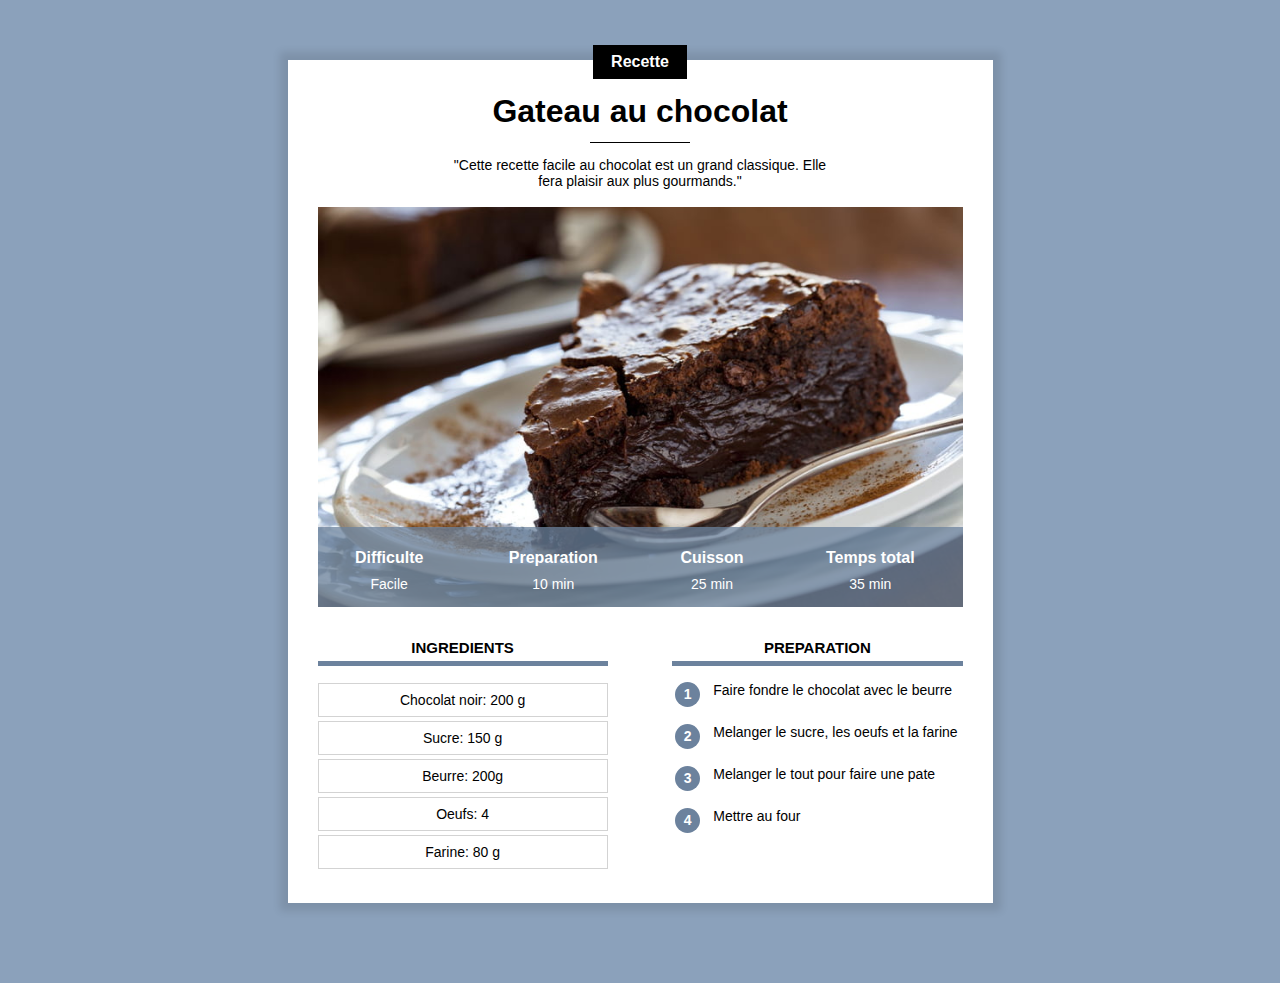
<file: index.html>
<!DOCTYPE html>
    <html>
        <head>
            <title>Exercice_Recette</title>
            <meta charset="utf-8">
            <meta name="viewport" content="width=device-width, initial-scale=1.0">
            <link rel="stylesheet" href="recette.css"/>
        </head>
        <body>
            
            <div class="contenu">

                <div class="centre categorie">
                    <p class="categorie">Recette</p>
                </div>

                <h1>Gateau au chocolat</h1>

                <div class="separateur"></div>

                <div class="centre">
                    <p class="description">"Cette recette facile au chocolat est un grand classique. Elle fera plaisir aux plus gourmands."</p>
                </div>
                <div class="info">
                    
                    <img class="centre info" style="display: block;" src="gateau.jpg?id=9998" alt="gateau">
                    
                    <table class="info">
                        <tr>
                            <th>Difficulte</th>
                            <th>Preparation</th>
                            <th>Cuisson</th>
                            <th>Temps total</th>
                        </tr>
                        <tr>
                            <td>Facile</td><td>10 min</td><td>25 min</td><td>35 min</td>
                        </tr>
                    </table>
                </div>

                <div>
                    <div class="colonne1 colonne">
                        <h2>Ingredients</h2>
                            <div class="ingredients">
                                <p>Chocolat noir: 200 g</p>
                                <p>Sucre: 150 g</p>
                                <p>Beurre: 200g</p>
                                <p>Oeufs: 4</p>
                                <p>Farine: 80 g</p>
                            </div>
                    </div>
                    <div class="colonne2 colonne">
                            <h2>Preparation</h2>
                        <table class="preparation">
                            <tr>
                                <td><p class="numero">1</p></td>
                                <td class="preparation_etape">Faire fondre le chocolat avec le beurre</td>
                            </tr>
                            <tr>
                                <td><p class="numero">2</p></td>
                                <td class="preparation_etape">Melanger le sucre, les oeufs et la farine</td>
                            </tr>
                            <tr>
                                <td><p class="numero">3</p></td>
                                <td class="preparation_etape">Melanger le tout pour faire une pate</td>
                            </tr>
                            <tr>
                                <td><p class="numero">4</p></td>
                                <td class="preparation_etape">Mettre au four</td>
                            </tr>
                        </table>
                    </div>
                </div>
                
            </div>
        </body>
        <footer>
            
        </footer>
    </html>
</file>
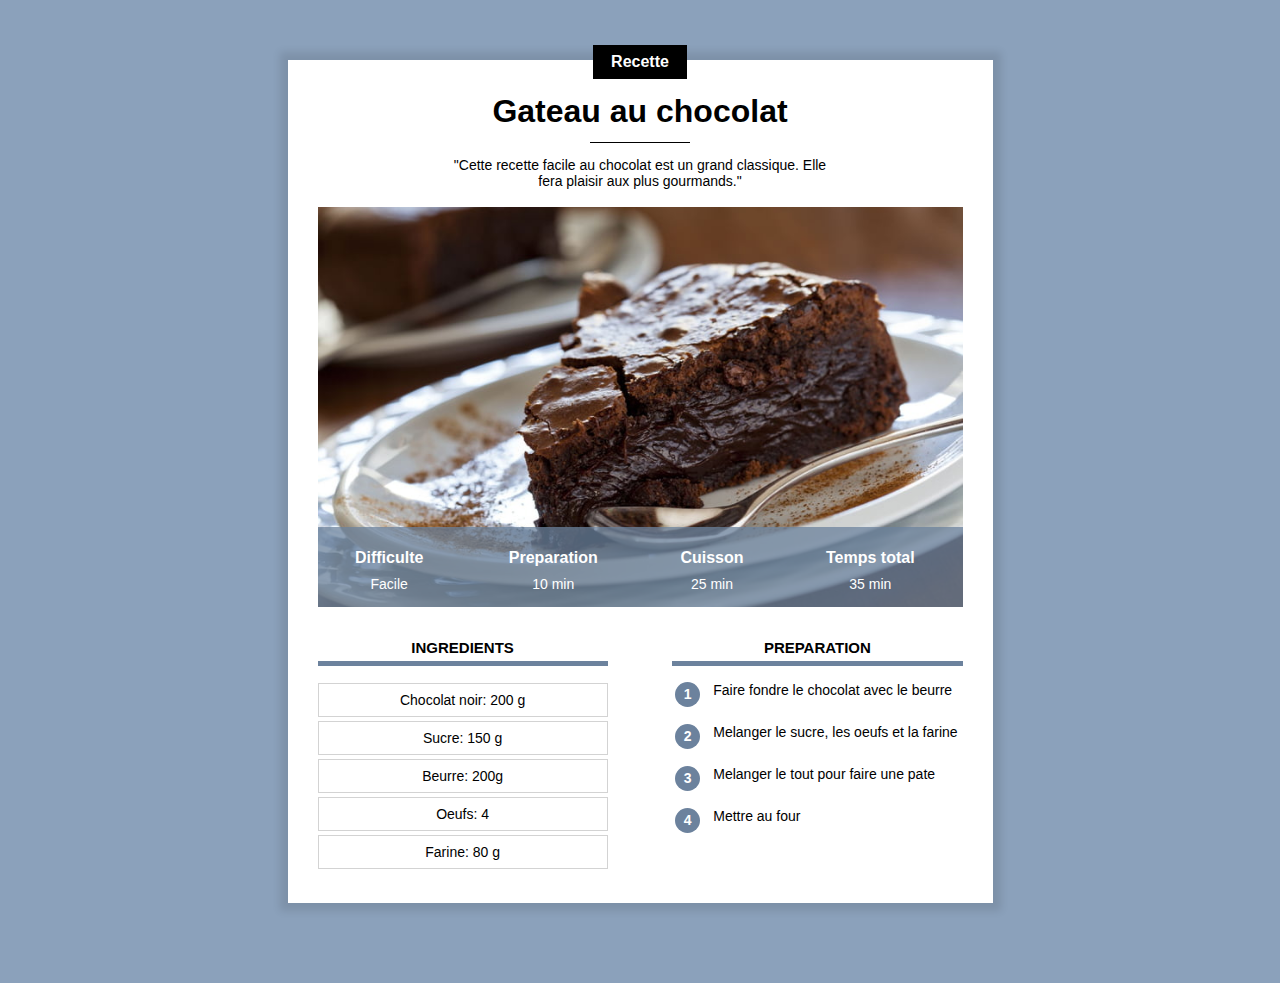
<file: recettes_gateau.html>
<!DOCTYPE html>
    <html>
        <head>
            <title>Exercice_Recette</title>
            <meta charset="utf-8">
            <link rel="stylesheet" href="recette.css"/>
            
        </head>
        <body>
            
            <div class="contenu">

                <div class="centre categorie">
                    <p class="categorie">Recette</p>
                </div>

                <h1>Gateau au chocolat</h1>

                <div class="separateur"></div>

                <div class="centre">
                    <p class="description">"Cette recette facile au chocolat est un grand classique. Elle fera plaisir aux plus gourmands."</p>
                </div>
                <div class="info">
                    
                    <img class="centre info" style="display: block;" src="gateau.jpg?id=9998" alt="gateau">
                    
                    <table class="info">
                        <tr>
                            <th>Difficulte</th>
                            <th>Preparation</th>
                            <th>Cuisson</th>
                            <th>Temps total</th>
                        </tr>
                        <tr>
                            <td>Facile</td><td>10 min</td><td>25 min</td><td>35 min</td>
                        </tr>
                    </table>
                </div>

                <div>
                    <div class="colonne1 colonne">
                        <h2>Ingredients</h2>
                            <div class="ingredients">
                                <p>Chocolat noir: 200 g</p>
                                <p>Sucre: 150 g</p>
                                <p>Beurre: 200g</p>
                                <p>Oeufs: 4</p>
                                <p>Farine: 80 g</p>
                            </div>
                    </div>
                    <div class="colonne2 colonne">
                            <h2>Preparation</h2>
                        <table class="preparation">
                            <tr>
                                <td><p class="numero">1</p></td>
                                <td class="preparation_etape">Faire fondre le chocolat avec le beurre</td>
                            </tr>
                            <tr>
                                <td><p class="numero">2</p></td>
                                <td class="preparation_etape">Melanger le sucre, les oeufs et la farine</td>
                            </tr>
                            <tr>
                                <td><p class="numero">3</p></td>
                                <td class="preparation_etape">Melanger le tout pour faire une pate</td>
                            </tr>
                            <tr>
                                <td><p class="numero">4</p></td>
                                <td class="preparation_etape">Mettre au four</td>
                            </tr>
                        </table>
                    </div>
                </div>
                
            </div>
        </body>
        <footer>
            
        </footer>
    </html>
</file>
<file: recette.css>
* {
    overflow: auto;
}

body {
    background-color: #8ba1bb;
    font-family: Arial, Helvetica, sans-serif;
    margin: 0;
}

div.contenu {
    background-color: #fff;
    margin: 40px 8px 40px 8px;
    padding: 0px 8px 20px 8px;
    margin-top: 60px;
    /*min-width: 350px;*/
    box-shadow: 0px 0px 8px 8px rgb(0, 0, 0, 0.1);
    overflow: visible;
}

h1 {
    text-align: center;
    margin-top: 10px;
    margin-bottom: 12px;
}

p.description {
    text-align: center;
    max-width: 400px;
    display: inline-block;
    font-size: 14px;
}

div.description {
    text-align: center;
}

.centre{
    text-align: center;
    width: 100%;
}

p.categorie {
    background-color: #000;
    color: #fff;
    display: inline-block;
    margin-top: -15px;
    padding: 8px 18px;
    margin-bottom: 0px;
    font-weight: bold;
    font-size: 16px;
    
}

div.categorie {
    margin-bottom: 0px;
    margin-top: 0px;
    overflow: visible;
}

div.separateur {
    width: 100px;
    height: 1px;
    background-color: black;
    margin-left: auto;
    margin-right: auto;
    
}

div.info {
    position: relative;
}

table.info {
    position: absolute;
    bottom: 0px;
    border-collapse: collapse;
    width: 100%;
    color: white;
    background-color: #6C829DC0;
    height: 50px;
    border: 1px;
}

table.info td {
    text-align: center;
    font-size: 12px;
    vertical-align: top;
}

table.info th {
    font-size: 14px;
    vertical-align: bottom;
    padding-bottom: 8px;
}

img.info {
    display: block;
    max-height: 400px;
    object-fit: cover;
    min-height: 200px;
    background-color: grey;
}

div.colonne {
    width: 100%;
    margin-top: 20px;
}

div.colonne h2 {
    text-align: center;
    text-transform: uppercase;
    font-size: 15px;
    border-bottom: 5px solid #6C829D;
    padding-bottom: 5px;
}

div.colonne1 {
    display: inline-block;
}

div.ingredients p {
    border: 1px solid lightgrey;
    text-align: center;
    font-size: 14px;
    padding: 8px 0px;
    margin-top: 4px;
    margin-bottom: 0px;
}

table.preparation p.numero {
    background-color: #6C829D;
    color: white;
    width: 25px;
    height: 25px;
    text-align: center;
    font-size: 14px;
    font-weight: bold;
    padding-top: 4px;
    box-sizing: border-box;
    border-radius: 50%;
    margin: 0px;
}

table.preparation td {
    vertical-align: top;
}

table.preparation td.preparation_etape {
    font-size: 14px;
    padding-left: 10px;
    padding-bottom: 10px;
}

table.preparation tr {
    height: 40px;
}

/* Styles pour ordinnateur */
@media only screen and (min-width: 600px) {
    div.contenu{
        min-width: 350px;
        margin: 60px 10% 80px 10%;
        padding: 0px 30px 30px 30px;
    }

    table.info {
        height: 80px;
    }

    table.info td {
        font-size: 14px;
    }

    table.info th {
        font-size: 16px;
    }

    div.colonne {
        width: 45%;
    }
    
    div.colonne1 {
        margin-right: 10%;
    }
    
    div.colonne2 {
        float: right;
    }
}

@media only screen and (min-width: 900px) {
    div.contenu{
        
        margin-left: auto;
        margin-right: auto;
        width: 645px;
    }
}
</file>
